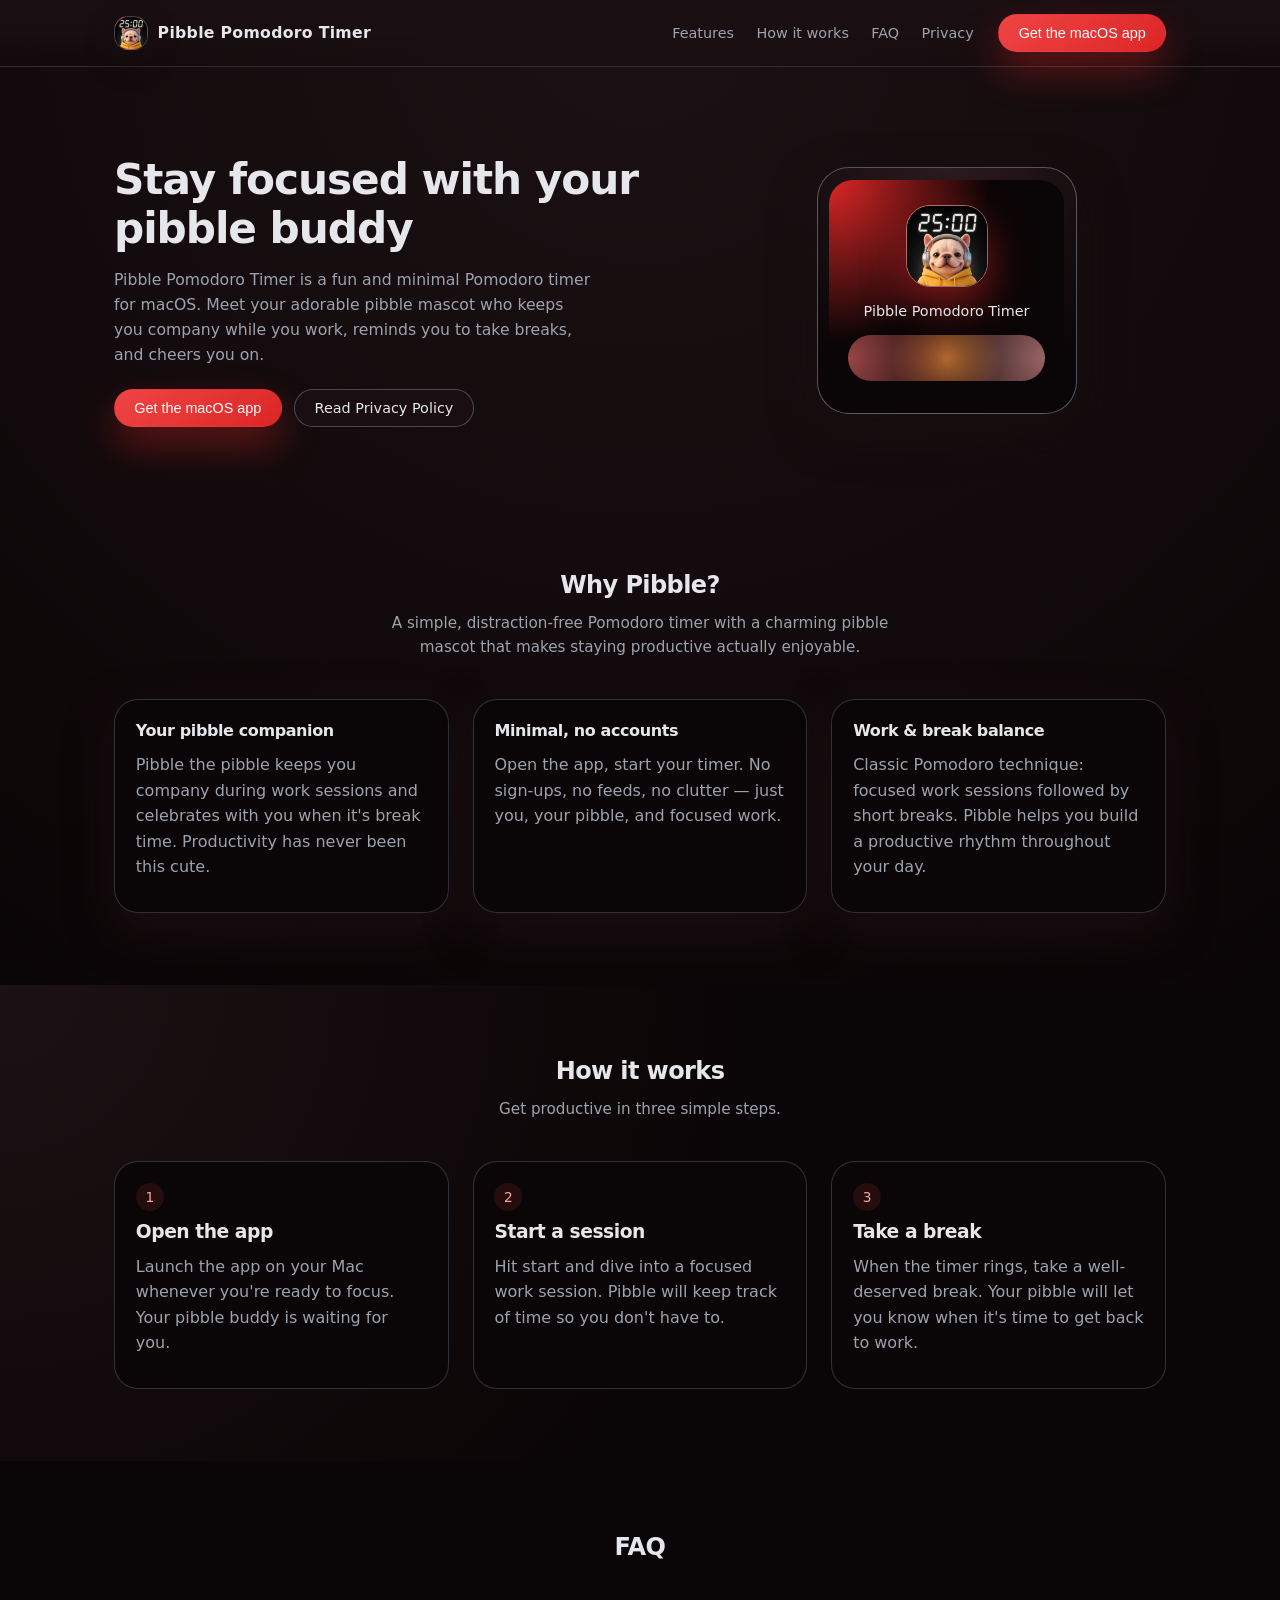
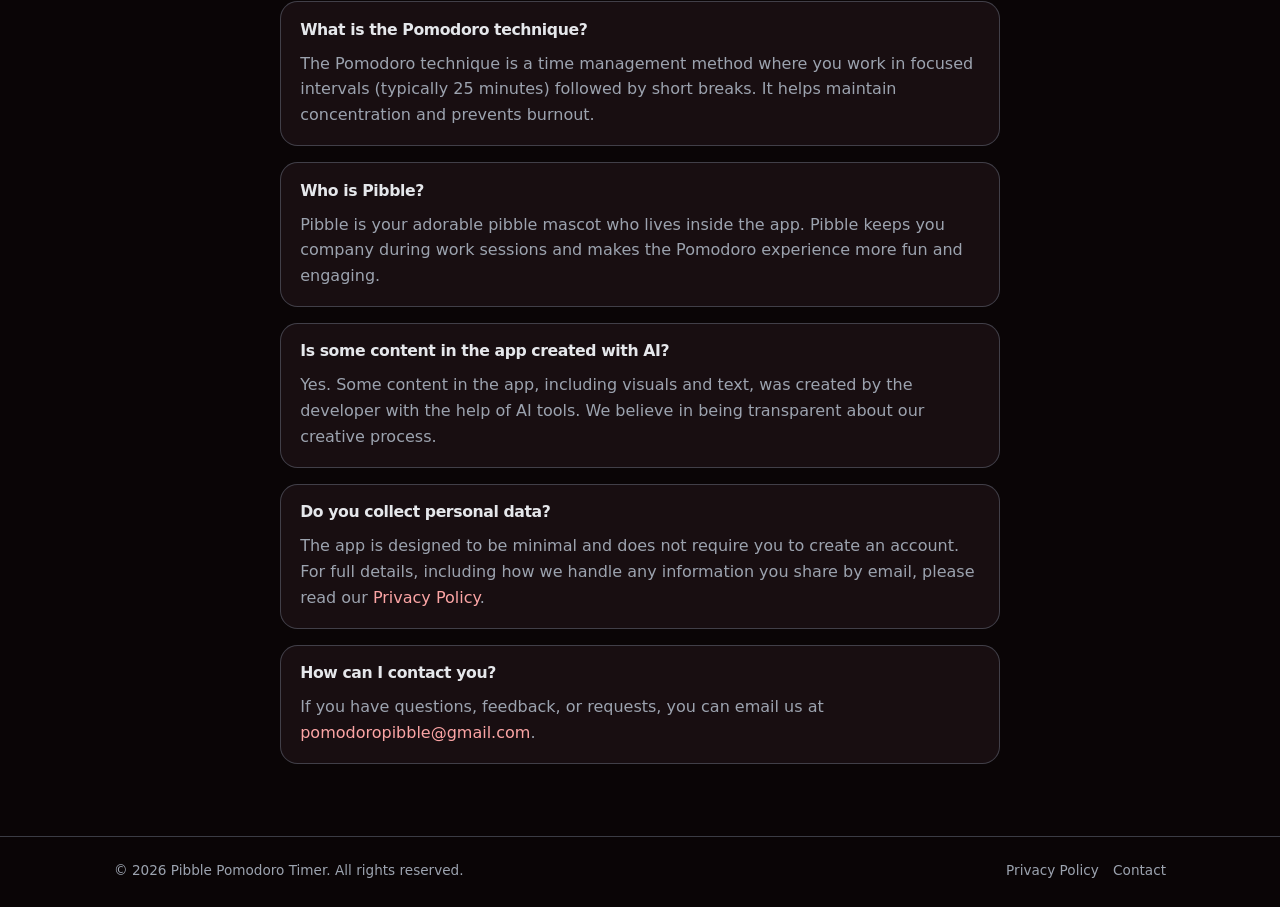
<file: index.html>
<!DOCTYPE html>
<html lang="en">
  <head>
    <meta charset="UTF-8" />
    <meta name="viewport" content="width=device-width, initial-scale=1" />
    <title>Pibble Pomodoro Timer – Stay Focused with Your Pibble Buddy</title>
    <meta
      name="description"
      content="Pibble Pomodoro Timer is a fun and minimal Pomodoro timer macOS app with an adorable pibble mascot to keep you focused and productive."
    />
    <meta property="og:title" content="Pibble Pomodoro Timer – Stay Focused with Your Pibble Buddy" />
    <meta
      property="og:description"
      content="A simple macOS Pomodoro timer with a cute pibble mascot. Stay focused, take breaks, get things done."
    />
    <meta property="og:type" content="website" />
    <meta property="og:image" content="app-icon.png" />
    <link rel="icon" type="image/png" href="app-icon.png" />
    <link rel="apple-touch-icon" href="app-icon.png" />
    <link rel="stylesheet" href="styles.css" />
  </head>
  <body>
    <header class="site-header">
      <div class="container nav-container">
        <a href="index.html" class="brand">
          <div class="brand-icon">
            <img src="app-icon.png" alt="Pibble app icon" />
          </div>
          <span class="brand-text">Pibble Pomodoro Timer</span>
        </a>
        <nav class="nav">
          <a href="#features" class="nav-link">Features</a>
          <a href="#how-it-works" class="nav-link">How it works</a>
          <a href="#faq" class="nav-link">FAQ</a>
          <a href="privacy.html" class="nav-link">Privacy</a>
          <button class="btn btn-primary nav-cta" type="button">
            Get the macOS app
          </button>
        </nav>
      </div>
    </header>

    <main>
      <section id="hero" class="section hero-section">
        <div class="container hero">
          <div class="hero-text">
            <h1>Stay focused with your pibble buddy</h1>
            <p class="hero-subtitle">
              Pibble Pomodoro Timer is a fun and minimal Pomodoro timer for macOS. Meet your
              adorable pibble mascot who keeps you company while you work,
              reminds you to take breaks, and cheers you on.
            </p>
            <div class="hero-actions">
              <button class="btn btn-primary" type="button">
                Get the macOS app
              </button>
              <a href="privacy.html" class="btn btn-secondary">
                Read Privacy Policy
              </a>
            </div>
          </div>
          <div class="hero-media">
            <div class="phone">
              <div class="phone-inner">
                <div class="phone-icon">
                  <img src="app-icon.png" alt="Pibble app icon" />
                </div>
                <div class="phone-app-name">Pibble Pomodoro Timer</div>
                <div class="phone-wave"></div>
              </div>
            </div>
          </div>
        </div>
      </section>

      <section id="features" class="section">
        <div class="container">
          <header class="section-header">
            <h2>Why Pibble?</h2>
            <p class="section-lead">
              A simple, distraction-free Pomodoro timer with a charming pibble
              mascot that makes staying productive actually enjoyable.
            </p>
          </header>
          <div class="feature-grid">
            <article class="card">
              <h3>Your pibble companion</h3>
              <p>
                Pibble the pibble keeps you company during work sessions and
                celebrates with you when it's break time. Productivity has never
                been this cute.
              </p>
            </article>
            <article class="card">
              <h3>Minimal, no accounts</h3>
              <p>
                Open the app, start your timer. No sign-ups, no feeds, no
                clutter — just you, your pibble, and focused work.
              </p>
            </article>
            <article class="card">
              <h3>Work &amp; break balance</h3>
              <p>
                Classic Pomodoro technique: focused work sessions followed by
                short breaks. Pibble helps you build a productive rhythm
                throughout your day.
              </p>
            </article>
          </div>
        </div>
      </section>

      <section id="how-it-works" class="section section-alt">
        <div class="container">
          <header class="section-header">
            <h2>How it works</h2>
            <p class="section-lead">
              Get productive in three simple steps.
            </p>
          </header>
          <div class="steps">
            <article class="step">
              <div class="step-number">1</div>
              <h3>Open the app</h3>
              <p>
                Launch the app on your Mac whenever you're ready to
                focus. Your pibble buddy is waiting for you.
              </p>
            </article>
            <article class="step">
              <div class="step-number">2</div>
              <h3>Start a session</h3>
              <p>
                Hit start and dive into a focused work session. Pibble will keep
                track of time so you don't have to.
              </p>
            </article>
            <article class="step">
              <div class="step-number">3</div>
              <h3>Take a break</h3>
              <p>
                When the timer rings, take a well-deserved break. Your pibble
                will let you know when it's time to get back to work.
              </p>
            </article>
          </div>
        </div>
      </section>

      <section id="faq" class="section">
        <div class="container">
          <header class="section-header">
            <h2>FAQ</h2>
          </header>
          <div class="faq">
            <article class="faq-item">
              <h3>What is the Pomodoro technique?</h3>
              <p>
                The Pomodoro technique is a time management method where you
                work in focused intervals (typically 25 minutes) followed by
                short breaks. It helps maintain concentration and prevents
                burnout.
              </p>
            </article>
            <article class="faq-item">
              <h3>Who is Pibble?</h3>
              <p>
                Pibble is your adorable pibble mascot who lives inside the app.
                Pibble keeps you company during work sessions and makes the
                Pomodoro experience more fun and engaging.
              </p>
            </article>
            <article class="faq-item">
              <h3>Is some content in the app created with AI?</h3>
              <p>
                Yes. Some content in the app, including visuals and text, was
                created by the developer with the help of AI tools. We believe
                in being transparent about our creative process.
              </p>
            </article>
            <article class="faq-item">
              <h3>Do you collect personal data?</h3>
              <p>
                The app is designed to be minimal and does not require you to
                create an account. For full details, including how we handle any
                information you share by email, please read our
                <a href="privacy.html">Privacy Policy</a>.
              </p>
            </article>
            <article class="faq-item">
              <h3>How can I contact you?</h3>
              <p>
                If you have questions, feedback, or requests, you can email us
                at
                <a href="mailto:pomodoropibble@gmail.com">pomodoropibble@gmail.com</a>.
              </p>
            </article>
          </div>
        </div>
      </section>
    </main>

    <footer class="site-footer">
      <div class="container footer-inner">
        <p class="footer-text">
          &copy; <span id="year"></span> Pibble Pomodoro Timer. All rights reserved.
        </p>
        <div class="footer-links">
          <a href="privacy.html" class="footer-link">Privacy Policy</a>
          <a href="mailto:pomodoropibble@gmail.com" class="footer-link">Contact</a>
        </div>
      </div>
      <script>
        (function () {
          var el = document.getElementById('year');
          if (el) {
            el.textContent = new Date().getFullYear();
          }
        })();
      </script>
    </footer>
  </body>
</html>
</file>
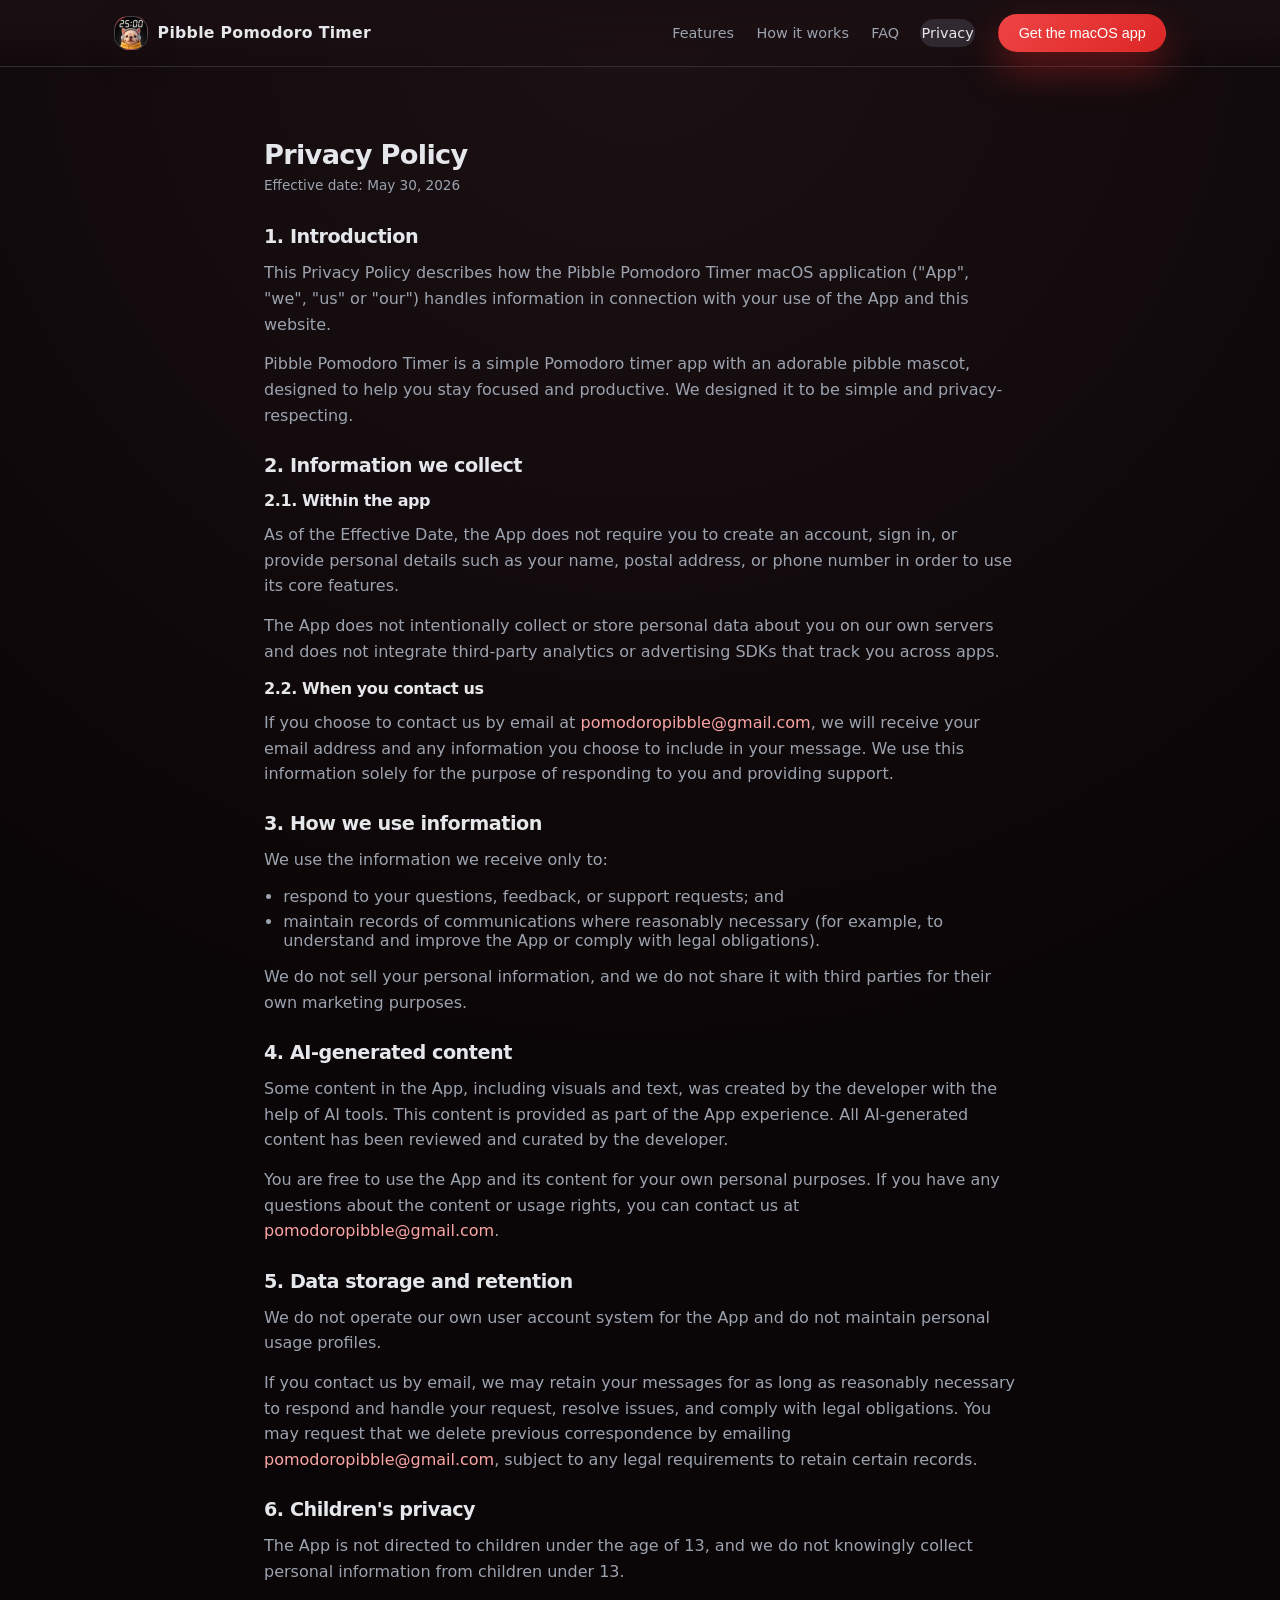
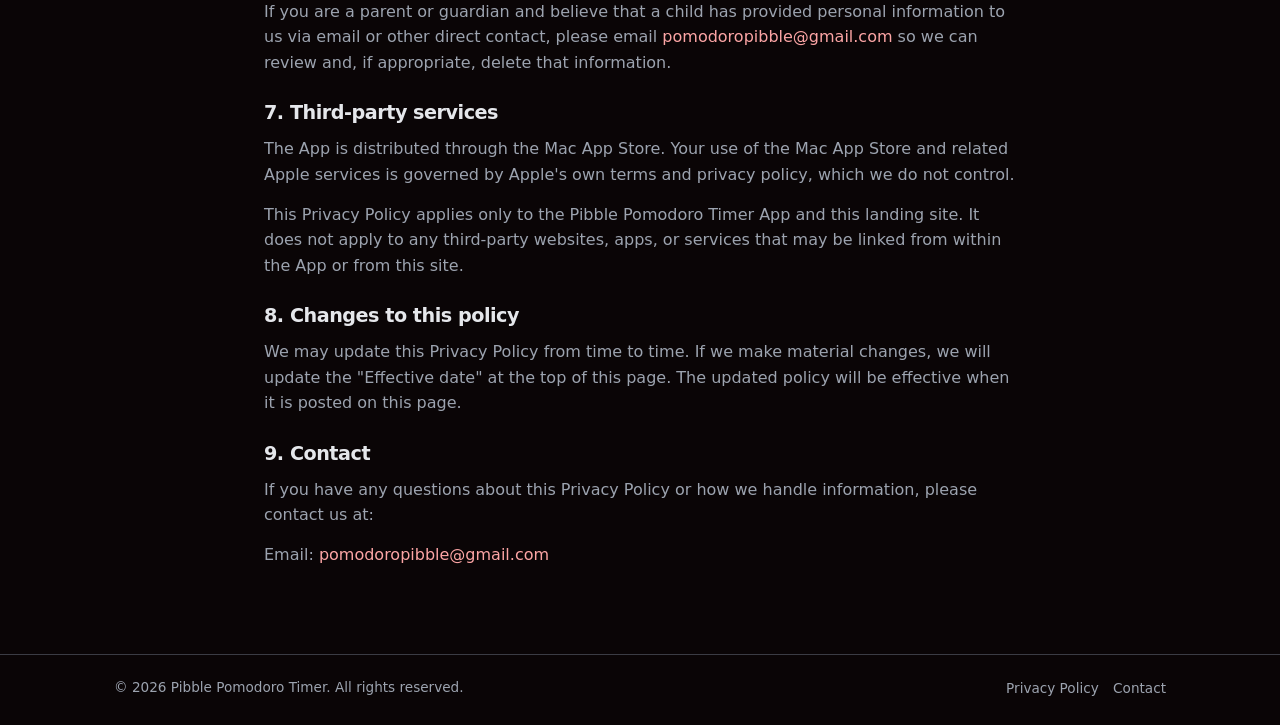
<file: privacy.html>
<!DOCTYPE html>
<html lang="en">
  <head>
    <meta charset="UTF-8" />
    <meta name="viewport" content="width=device-width, initial-scale=1" />
    <title>Privacy Policy – Pibble Pomodoro Timer</title>
    <meta
      name="description"
      content="Privacy Policy for the Pibble Pomodoro Timer macOS app. Learn how we handle your data."
    />
    <meta property="og:title" content="Privacy Policy – Pibble Pomodoro Timer" />
    <meta
      property="og:description"
      content="Details on how the Pibble Pomodoro Timer macOS app handles your data."
    />
    <meta property="og:type" content="website" />
    <meta property="og:image" content="app-icon.png" />
    <link rel="icon" type="image/png" href="app-icon.png" />
    <link rel="apple-touch-icon" href="app-icon.png" />
    <link rel="stylesheet" href="styles.css" />
  </head>
  <body>
    <header class="site-header">
      <div class="container nav-container">
        <a href="index.html" class="brand">
          <div class="brand-icon">
            <img src="app-icon.png" alt="Pibble app icon" />
          </div>
          <span class="brand-text">Pibble Pomodoro Timer</span>
        </a>
        <nav class="nav">
          <a href="index.html#features" class="nav-link">Features</a>
          <a href="index.html#how-it-works" class="nav-link">How it works</a>
          <a href="index.html#faq" class="nav-link">FAQ</a>
          <a href="privacy.html" class="nav-link nav-link-active">Privacy</a>
          <button class="btn btn-primary nav-cta" type="button">
            Get the macOS app
          </button>
        </nav>
      </div>
    </header>

    <main class="section">
      <div class="container policy">
        <h1>Privacy Policy</h1>
        <p class="policy-meta">Effective date: May 30, 2026</p>

        <section>
          <h2>1. Introduction</h2>
          <p>
            This Privacy Policy describes how the Pibble Pomodoro Timer macOS
            application (&quot;App&quot;, &quot;we&quot;, &quot;us&quot; or
            &quot;our&quot;) handles information in connection with your use of
            the App and this website.
          </p>
          <p>
            Pibble Pomodoro Timer is a simple Pomodoro timer app with an adorable
            pibble mascot, designed to help you stay focused and productive. We
            designed it to be simple and privacy-respecting.
          </p>
        </section>

        <section>
          <h2>2. Information we collect</h2>
          <h3>2.1. Within the app</h3>
          <p>
            As of the Effective Date, the App does not require you to create an
            account, sign in, or provide personal details such as your name,
            postal address, or phone number in order to use its core features.
          </p>
          <p>
            The App does not intentionally collect or store personal data about
            you on our own servers and does not integrate third-party analytics
            or advertising SDKs that track you across apps.
          </p>

          <h3>2.2. When you contact us</h3>
          <p>
            If you choose to contact us by email at
            <a href="mailto:pomodoropibble@gmail.com">pomodoropibble@gmail.com</a>, we will
            receive your email address and any information you choose to include
            in your message. We use this information solely for the purpose of
            responding to you and providing support.
          </p>
        </section>

        <section>
          <h2>3. How we use information</h2>
          <p>We use the information we receive only to:</p>
          <ul>
            <li>respond to your questions, feedback, or support requests; and</li>
            <li>
              maintain records of communications where reasonably necessary (for
              example, to understand and improve the App or comply with legal
              obligations).
            </li>
          </ul>
          <p>
            We do not sell your personal information, and we do not share it
            with third parties for their own marketing purposes.
          </p>
        </section>

        <section>
          <h2>4. AI-generated content</h2>
          <p>
            Some content in the App, including visuals and text, was created by
            the developer with the help of AI tools. This content is provided
            as part of the App experience. All AI-generated content has been
            reviewed and curated by the developer.
          </p>
          <p>
            You are free to use the App and its content for your own personal
            purposes. If you have any questions about the content or usage
            rights, you can contact us at
            <a href="mailto:pomodoropibble@gmail.com">pomodoropibble@gmail.com</a>.
          </p>
        </section>

        <section>
          <h2>5. Data storage and retention</h2>
          <p>
            We do not operate our own user account system for the App and do not
            maintain personal usage profiles.
          </p>
          <p>
            If you contact us by email, we may retain your messages for as long
            as reasonably necessary to respond and handle your request, resolve
            issues, and comply with legal obligations. You may request that we
            delete previous correspondence by emailing
            <a href="mailto:pomodoropibble@gmail.com">pomodoropibble@gmail.com</a>, subject to
            any legal requirements to retain certain records.
          </p>
        </section>

        <section>
          <h2>6. Children&apos;s privacy</h2>
          <p>
            The App is not directed to children under the age of 13, and we do
            not knowingly collect personal information from children under 13.
          </p>
          <p>
            If you are a parent or guardian and believe that a child has
            provided personal information to us via email or other direct
            contact, please email
            <a href="mailto:pomodoropibble@gmail.com">pomodoropibble@gmail.com</a> so we can
            review and, if appropriate, delete that information.
          </p>
        </section>

        <section>
          <h2>7. Third-party services</h2>
          <p>
            The App is distributed through the Mac App Store. Your use of
            the Mac App Store and related Apple services is governed by Apple&apos;s
            own terms and privacy policy, which we do not control.
          </p>
          <p>
            This Privacy Policy applies only to the Pibble Pomodoro Timer App
            and this landing site. It does not apply to any third-party
            websites, apps, or services that may be linked from within the App
            or from this site.
          </p>
        </section>

        <section>
          <h2>8. Changes to this policy</h2>
          <p>
            We may update this Privacy Policy from time to time. If we make
            material changes, we will update the &quot;Effective date&quot; at
            the top of this page. The updated policy will be effective when it
            is posted on this page.
          </p>
        </section>

        <section>
          <h2>9. Contact</h2>
          <p>
            If you have any questions about this Privacy Policy or how we
            handle information, please contact us at:
          </p>
          <p>
            Email:
            <a href="mailto:pomodoropibble@gmail.com">pomodoropibble@gmail.com</a>
          </p>
        </section>
      </div>
    </main>

    <footer class="site-footer">
      <div class="container footer-inner">
        <p class="footer-text">
          &copy; <span id="year"></span> Pibble Pomodoro Timer. All rights reserved.
        </p>
        <div class="footer-links">
          <a href="privacy.html" class="footer-link">Privacy Policy</a>
          <a href="mailto:pomodoropibble@gmail.com" class="footer-link">Contact</a>
        </div>
      </div>
      <script>
        (function () {
          var el = document.getElementById('year');
          if (el) {
            el.textContent = new Date().getFullYear();
          }
        })();
      </script>
    </footer>
  </body>
</html>
</file>
<file: styles.css>
:root {
  --bg: #0a0506;
  --bg-alt: #120b0d;
  --surface: #1a0f12;
  --surface-soft: #1c1114;
  --primary: #ef4444;
  --primary-soft: rgba(239, 68, 68, 0.12);
  --text: #e5e7eb;
  --muted: #9ca3af;
  --border: rgba(148, 163, 184, 0.28);
  --shadow-soft: 0 18px 45px rgba(26, 15, 18, 0.75);
  --radius-lg: 1.5rem;
  --radius-xl: 1.8rem;
}

*,
*::before,
*::after {
  box-sizing: border-box;
}

html,
body {
  margin: 0;
  padding: 0;
}

body {
  min-height: 100vh;
  font-family: system-ui, -apple-system, BlinkMacSystemFont, 'SF Pro Text',
    'Segoe UI', sans-serif;
  background: radial-gradient(circle at top, #1c1114 0, #0a0506 45%, #0a0506 100%);
  color: var(--text);
  -webkit-font-smoothing: antialiased;
}

img {
  max-width: 100%;
  height: auto;
  display: block;
}

a {
  color: inherit;
  text-decoration: none;
}

a:hover {
  text-decoration: underline;
}

.container {
  max-width: 1100px;
  margin: 0 auto;
  padding: 0 1.5rem;
}

.section {
  padding: 4.5rem 0;
}

.section-alt {
  background: radial-gradient(circle at top left, #1c1114 0, #0a0506 55%);
}

h1,
h2,
h3,
h4 {
  margin: 0 0 0.75rem;
  font-weight: 600;
  letter-spacing: -0.025em;
}

p {
  margin: 0 0 0.9rem;
  color: var(--muted);
  line-height: 1.6;
}

ul {
  margin: 0 0 0.9rem 1.2rem;
  padding: 0;
  color: var(--muted);
}

li + li {
  margin-top: 0.35rem;
}

/* Header / Navigation */

.site-header {
  position: sticky;
  top: 0;
  z-index: 20;
  backdrop-filter: blur(16px);
  background: linear-gradient(
    to bottom,
    rgba(26, 15, 18, 0.92),
    rgba(26, 15, 18, 0.82),
    transparent
  );
  border-bottom: 1px solid rgba(148, 163, 184, 0.2);
}

.nav-container {
  display: flex;
  align-items: center;
  justify-content: space-between;
  padding: 0.9rem 1.5rem;
  gap: 1.5rem;
}

.brand {
  display: inline-flex;
  align-items: center;
  gap: 0.6rem;
  text-decoration: none;
}

.brand-icon {
  width: 34px;
  height: 34px;
  border-radius: 0.9rem;
  overflow: hidden;
  background: radial-gradient(circle at 30% 0, #dc2626, #1a0f12 60%, #0a0506);
  display: flex;
  align-items: center;
  justify-content: center;
  border: 1px solid rgba(148, 163, 184, 0.35);
  box-shadow: 0 12px 26px rgba(26, 15, 18, 0.75);
}

.brand-icon img {
  width: 100%;
  height: 100%;
  object-fit: cover;
}

.brand-text {
  font-weight: 600;
  font-size: 0.98rem;
  letter-spacing: 0.02em;
}

.nav {
  display: flex;
  align-items: center;
  gap: 1.2rem;
  font-size: 0.9rem;
}

.nav-link {
  text-decoration: none;
  color: var(--muted);
  padding: 0.35rem 0.1rem;
  border-radius: 999px;
  transition: color 0.18s ease, background-color 0.18s ease;
}

.nav-link:hover {
  color: var(--text);
  background-color: rgba(148, 163, 184, 0.08);
  text-decoration: none;
}

.nav-link-active {
  color: var(--text);
  background-color: rgba(148, 163, 184, 0.18);
}

.nav-cta {
  margin-left: 0.25rem;
}

/* Buttons */

.btn {
  display: inline-flex;
  align-items: center;
  justify-content: center;
  gap: 0.4rem;
  padding: 0.6rem 1.2rem;
  border-radius: 999px;
  border: 1px solid transparent;
  font-size: 0.9rem;
  font-weight: 500;
  cursor: pointer;
  text-decoration: none;
  transition: background-color 0.18s ease, color 0.18s ease,
    border-color 0.18s ease, box-shadow 0.18s ease, transform 0.08s ease;
}

.btn-primary {
  background: linear-gradient(135deg, #ef4444, #dc2626);
  color: white;
  box-shadow: 0 18px 38px rgba(220, 38, 38, 0.4);
}

.btn-primary:hover {
  background: linear-gradient(135deg, #dc2626, #b91c1c);
  box-shadow: 0 16px 30px rgba(220, 38, 38, 0.5);
  transform: translateY(-1px);
}

.btn-secondary {
  background-color: rgba(26, 15, 18, 0.9);
  border-color: rgba(148, 163, 184, 0.4);
  color: var(--text);
}

.btn-secondary:hover {
  background-color: rgba(26, 15, 18, 1);
  border-color: rgba(252, 165, 165, 0.7);
}

.btn:focus-visible {
  outline: 2px solid #e5e7eb;
  outline-offset: 2px;
}

/* Hero */

.hero-section {
  padding-top: 5.5rem;
}

.hero {
  display: flex;
  align-items: center;
  justify-content: space-between;
  gap: 3rem;
}

.hero-text {
  flex: 1 1 52%;
}

.hero-text h1 {
  font-size: clamp(2.2rem, 3.3vw, 2.9rem);
  margin-bottom: 0.85rem;
}

.hero-subtitle {
  font-size: 0.98rem;
  max-width: 30rem;
}

.hero-actions {
  display: flex;
  flex-wrap: wrap;
  gap: 0.8rem;
  margin-top: 1.4rem;
}

.hero-media {
  flex: 1 1 40%;
  display: flex;
  justify-content: center;
}

.phone {
  width: 260px;
  padding: 0.7rem;
  border-radius: 2rem;
  background: radial-gradient(circle at top, #2d1a1e 0, #0a0506 80%);
  border: 1px solid rgba(148, 163, 184, 0.5);
  box-shadow: var(--shadow-soft);
}

.phone-inner {
  border-radius: 1.5rem;
  padding: 1.6rem 1.2rem 1.3rem;
  background: radial-gradient(circle at 0 0, #dc2626 0, #0a0506 50%, #0a0506 100%);
  display: flex;
  flex-direction: column;
  align-items: center;
  gap: 1rem;
}

.phone-icon {
  width: 82px;
  height: 82px;
  border-radius: 1.5rem;
  overflow: hidden;
  border: 1px solid rgba(252, 165, 165, 0.6);
  box-shadow: 0 18px 40px rgba(153, 27, 27, 0.8);
}

.phone-icon img {
  width: 100%;
  height: 100%;
  object-fit: cover;
}

.phone-app-name {
  font-size: 0.9rem;
  font-weight: 500;
  color: #e5e7eb;
}

.phone-wave {
  width: 100%;
  height: 46px;
  border-radius: 999px;
  background:
    radial-gradient(circle at 0 50%, rgba(248, 113, 113, 0.7) 0, transparent 55%),
    radial-gradient(circle at 50% 50%, rgba(251, 146, 60, 0.8) 0, transparent 55%),
    radial-gradient(circle at 100% 50%, rgba(252, 165, 165, 0.7) 0, transparent 55%);
  opacity: 0.85;
  filter: blur(0.5px);
}

/* Sections */

.section-header {
  text-align: center;
  margin-bottom: 2.5rem;
}

.section-header h2 {
  font-size: 1.5rem;
}

.section-lead {
  max-width: 32rem;
  margin: 0.4rem auto 0;
  font-size: 0.95rem;
}

.feature-grid {
  display: grid;
  grid-template-columns: repeat(auto-fit, minmax(220px, 1fr));
  gap: 1.5rem;
}

.card {
  border-radius: var(--radius-lg);
  padding: 1.3rem 1.3rem 1.1rem;
  background: linear-gradient(145deg, #0a0506, #0a0506);
  border: 1px solid var(--border);
  box-shadow: 0 18px 46px rgba(26, 15, 18, 0.9);
}

.card h3 {
  font-size: 1rem;
}

.steps {
  display: grid;
  grid-template-columns: repeat(auto-fit, minmax(210px, 1fr));
  gap: 1.5rem;
}

.step {
  border-radius: var(--radius-lg);
  padding: 1.3rem 1.3rem 1.1rem;
  background: linear-gradient(145deg, #0a0506, #0a0506);
  border: 1px solid var(--border);
}

.step-number {
  width: 28px;
  height: 28px;
  border-radius: 999px;
  display: inline-flex;
  align-items: center;
  justify-content: center;
  background: var(--primary-soft);
  color: #fca5a5;
  font-size: 0.86rem;
  margin-bottom: 0.6rem;
}

.faq {
  max-width: 720px;
  margin: 0 auto;
  display: grid;
  gap: 1rem;
}

.faq-item {
  border-radius: 1.1rem;
  padding: 1.1rem 1.2rem;
  background-color: rgba(26, 15, 18, 0.95);
  border: 1px solid rgba(148, 163, 184, 0.33);
}

.faq-item h3 {
  font-size: 0.98rem;
}

.faq-item p:last-child {
  margin-bottom: 0;
}

.faq a {
  color: #fca5a5;
}

.faq a:hover {
  color: #fecaca;
}

/* Privacy policy page */

.policy {
  max-width: 800px;
}

.policy h1 {
  font-size: 1.7rem;
  margin-bottom: 0.3rem;
}

.policy-meta {
  font-size: 0.85rem;
  color: var(--muted);
  margin-bottom: 1.8rem;
}

.policy section + section {
  margin-top: 1.6rem;
}

.policy h2 {
  font-size: 1.2rem;
}

.policy h3 {
  font-size: 1rem;
  margin-top: 0.9rem;
}

.policy a {
  color: #fca5a5;
}

.policy a:hover {
  color: #fecaca;
}

/* Footer */

.site-footer {
  border-top: 1px solid rgba(148, 163, 184, 0.35);
  padding: 1.4rem 0 1.6rem;
  background: radial-gradient(circle at top, #0a0506 0, #0a0506 100%);
}

.footer-inner {
  display: flex;
  align-items: center;
  justify-content: space-between;
  gap: 1rem;
  font-size: 0.85rem;
}

.footer-text {
  margin: 0;
  color: var(--muted);
}

.footer-links {
  display: flex;
  align-items: center;
  gap: 0.9rem;
}

.footer-link {
  color: var(--muted);
  text-decoration: none;
}

.footer-link:hover {
  color: var(--text);
  text-decoration: none;
}

/* Responsive */

@media (max-width: 840px) {
  .nav-container {
    flex-wrap: wrap;
    padding-inline: 1.1rem;
  }

  .nav {
    flex-wrap: wrap;
    justify-content: flex-end;
  }

  .nav-cta {
    order: -1;
  }

  .hero {
    flex-direction: column;
    text-align: center;
  }

  .hero-text {
    order: 1;
  }

  .hero-subtitle {
    margin-left: auto;
    margin-right: auto;
  }

  .hero-actions {
    justify-content: center;
  }

  .hero-media {
    order: 2;
  }
}

@media (max-width: 640px) {
  .section {
    padding: 3.5rem 0;
  }

  .nav-container {
    justify-content: space-between;
  }

  .nav {
    font-size: 0.82rem;
    gap: 0.8rem;
  }

  .nav-cta {
    padding-inline: 0.9rem;
  }

  .phone {
    width: 230px;
  }

  .footer-inner {
    flex-direction: column;
    align-items: flex-start;
  }
}
</file>
